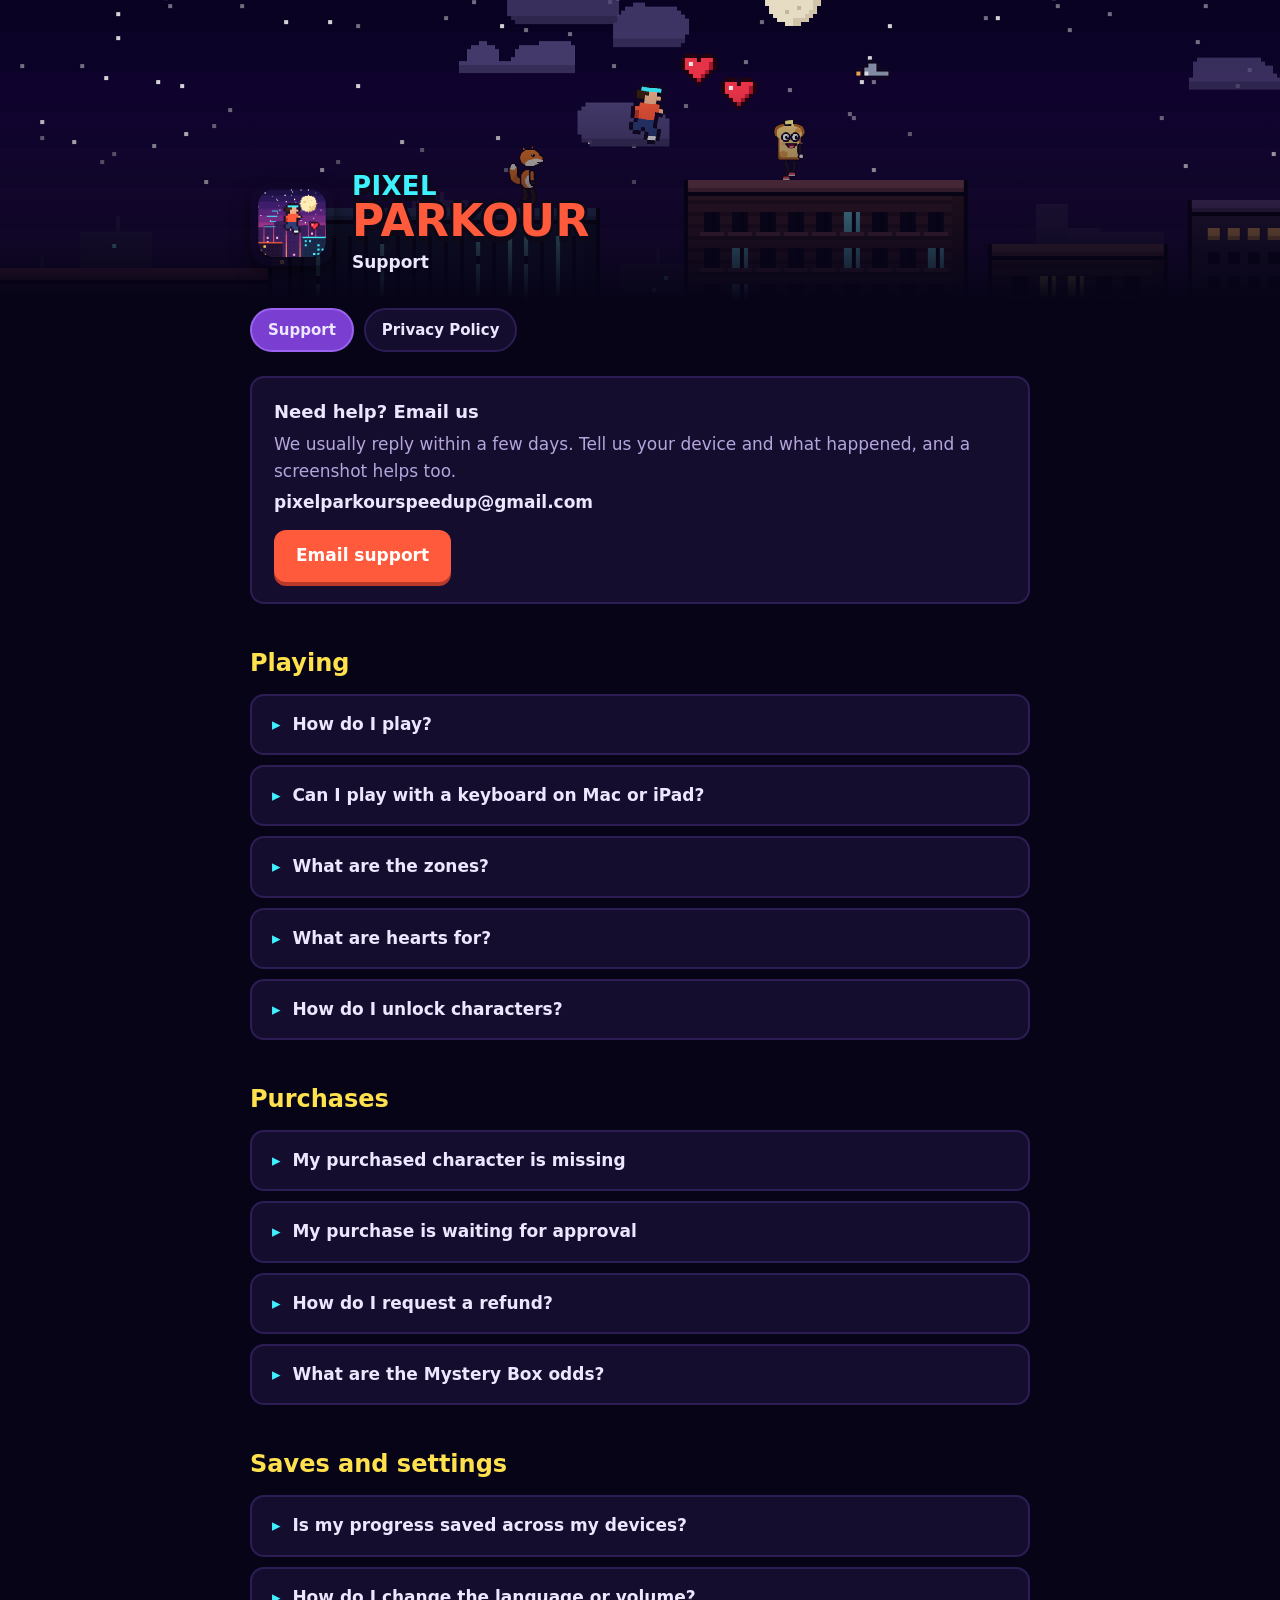
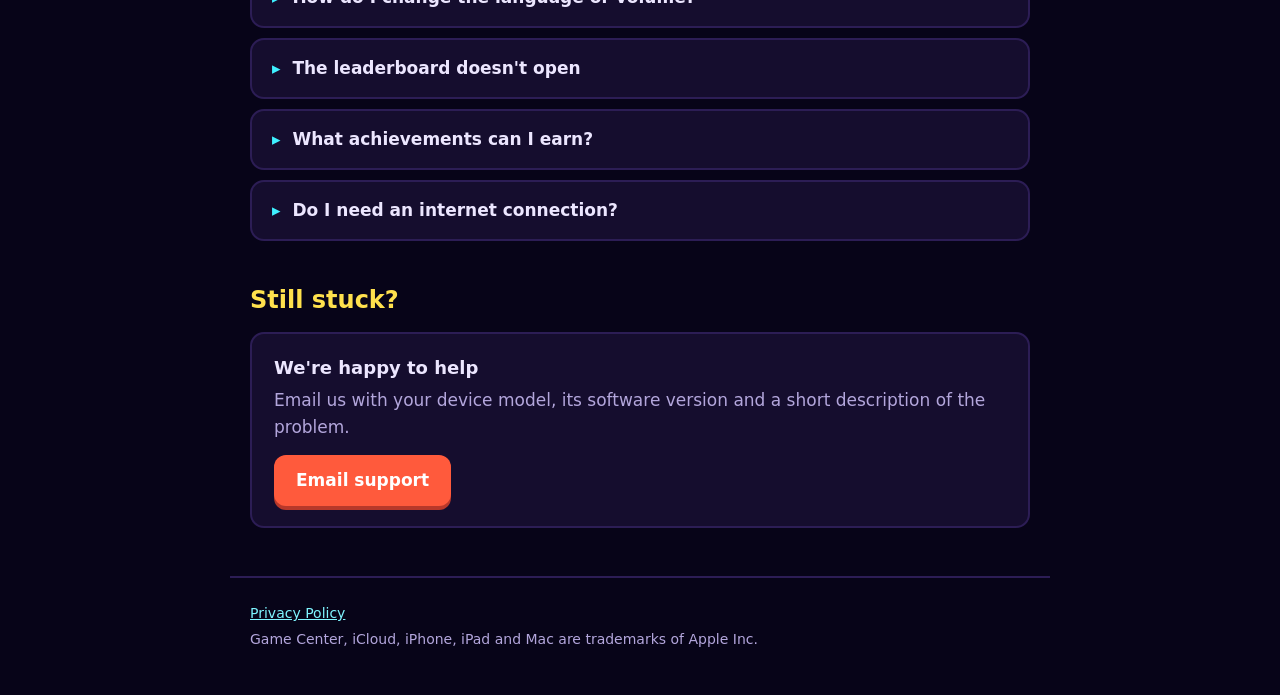
<file: index.html>
<!doctype html>
<html lang="en">
<head>
  <meta charset="utf-8">
  <meta name="viewport" content="width=device-width, initial-scale=1">
  <title>Pixel Parkour Support</title>
  <meta name="description" content="Help and contact for Pixel Parkour, the one-tap rooftop runner for iPhone, iPad and Mac.">
  <meta name="color-scheme" content="dark">
  <link rel="icon" type="image/png" href="images/favicon.png">
  <link rel="apple-touch-icon" href="images/icon.png">
  <link rel="stylesheet" href="style.css">
</head>
<body>
  <header class="hero">
    <div class="hero-inner">
      <img src="images/icon.png" alt="" width="84" height="84">
      <div>
        <h1 class="title"><span class="pixel">PIXEL</span><span class="parkour">PARKOUR</span></h1>
        <p class="subtitle">Support</p>
      </div>
    </div>
  </header>

  <main>
    <nav class="tabs" aria-label="Pages">
      <a href="index.html" aria-current="page">Support</a>
      <a href="privacy.html">Privacy Policy</a>
    </nav>

    <section class="card contact" aria-labelledby="contact-title">
      <div>
        <h3 id="contact-title">Need help? Email us</h3>
        <p>We usually reply within a few days. Tell us your device and what happened, and a screenshot helps too.</p>
        <p><strong>pixelparkourspeedup@gmail.com</strong></p>
      </div>
      <a class="button" href="mailto:pixelparkourspeedup@gmail.com?subject=Pixel%20Parkour%20support">Email support</a>
    </section>

    <h2>Playing</h2>
    <details>
      <summary>How do I play?</summary>
      <p>Tap anywhere to jump. Tap again while in the air to jump higher. You can jump up to three times before you land.
        Run from rooftop to rooftop and avoid antennas, power lines, drones, birds, steam, stones and UFO lasers.
        To practise every obstacle, tap <strong>Tutorial</strong> on the title screen.</p>
    </details>
    <details>
      <summary>Can I play with a keyboard on Mac or iPad?</summary>
      <p>Yes. Press <strong>Space</strong> to jump, start a run or retry, and <strong>Escape</strong> to go back or close a page.
        In the Store, the <strong>left and right arrow keys</strong> pick the previous or next character.</p>
    </details>
    <details>
      <summary>What are the zones?</summary>
      <p>The city changes every 500m: Downtown, Construction Site, UFO Invasion and Storm, then it loops.
        Each zone brings its own hazards, and every 500m you get a long, safe rooftop to take a breather.</p>
    </details>
    <details>
      <summary>What are hearts for?</summary>
      <p>When you crash, you can spend hearts to revive and keep your run going. Each revive in the same run costs one
        more heart than the last. Collect hearts on rooftops while you run, or get them in the Store.
        Hearts you buy are saved for later.</p>
    </details>
    <details>
      <summary>How do I unlock characters?</summary>
      <ul>
        <li>Six characters are free from the start.</li>
        <li>Reach <strong>1,000m in a single run</strong> to earn a free unlock, then spend it on any locked character in the Store.
          Each free unlock after that needs 500m more: 1,500m for the second, 2,000m for the third, and so on. The Store
          shows the distance you need next.</li>
        <li>You can also unlock a character in the Store with an in-app purchase.</li>
      </ul>
      <p>Each unlockable character has a special skill, shown in the Store when you pick them.</p>
    </details>

    <h2>Purchases</h2>
    <details>
      <summary>My purchased character is missing</summary>
      <p>Open <strong>Settings</strong> in the game and tap <strong>Restore Purchases</strong>. Make sure you're signed in with
        the same Apple Account you used to buy it. Characters you buy are linked to your Apple Account, so they come back
        on any of your devices.</p>
    </details>
    <details>
      <summary>My purchase is waiting for approval</summary>
      <p>If Ask to Buy is on for your account, a family organizer needs to approve the purchase. Once it's approved,
        the item is added to the game automatically.</p>
    </details>
    <details>
      <summary>How do I request a refund?</summary>
      <p>Purchases are made through Apple, so refunds are handled by Apple. Visit
        <a href="https://reportaproblem.apple.com" rel="noopener">reportaproblem.apple.com</a>, sign in, and choose the purchase.</p>
    </details>
    <details>
      <summary>What are the Mystery Box odds?</summary>
      <p>The Store shows the odds next to the Mystery Box before you buy it. Every box contains hearts within the range
        shown on its button.</p>
    </details>

    <h2>Saves and settings</h2>
    <details>
      <summary>Is my progress saved across my devices?</summary>
      <p>Yes, when you're signed in to iCloud. Your best score, unused hearts, free unlocks and characters unlocked for
        free sync across your iPhone, iPad and Mac. Changes usually arrive within a minute or two.</p>
      <p><strong>Important:</strong> if you delete this game's data from iCloud, unused hearts and characters unlocked for
        free are removed. Characters you bought can always be brought back with Restore Purchases.</p>
    </details>
    <details>
      <summary>How do I change the language or volume?</summary>
      <p>Open <strong>Settings</strong> on the title screen. Drag the Music and Sound sliders to set the volume, or tap
        them to switch sound on or off. Tap <strong>Language</strong> to choose a language, or pick Auto to follow your
        device. The game is available in English, Spanish, French, German, Japanese, Korean and Chinese
        (Simplified and Traditional).</p>
    </details>
    <details>
      <summary>The leaderboard doesn't open</summary>
      <p>The leaderboard uses Game Center. Sign in to Game Center in your device's Settings app, then open the game again.</p>
    </details>
    <details>
      <summary>What achievements can I earn?</summary>
      <p>Game Center achievements mark your longest runs: 100m, 500m, then every 1,000m up to 10,000m in a single run.
        Sign in to Game Center to earn them. Distances you reached before signing in are added the next time you
        open the game while signed in.</p>
    </details>
    <details>
      <summary>Do I need an internet connection?</summary>
      <p>No. You can play offline. An internet connection is only needed for the Store, the leaderboard and syncing with iCloud.</p>
    </details>

    <h2>Still stuck?</h2>
    <section class="card contact" aria-label="Contact">
      <div>
        <h3>We're happy to help</h3>
        <p>Email us with your device model, its software version and a short description of the problem.</p>
      </div>
      <a class="button" href="mailto:pixelparkourspeedup@gmail.com?subject=Pixel%20Parkour%20support">Email support</a>
    </section>
  </main>

  <footer>
    <p><a href="privacy.html">Privacy Policy</a></p>
    <p>Game Center, iCloud, iPhone, iPad and Mac are trademarks of Apple Inc.</p>
  </footer>
</body>
</html>
</file>
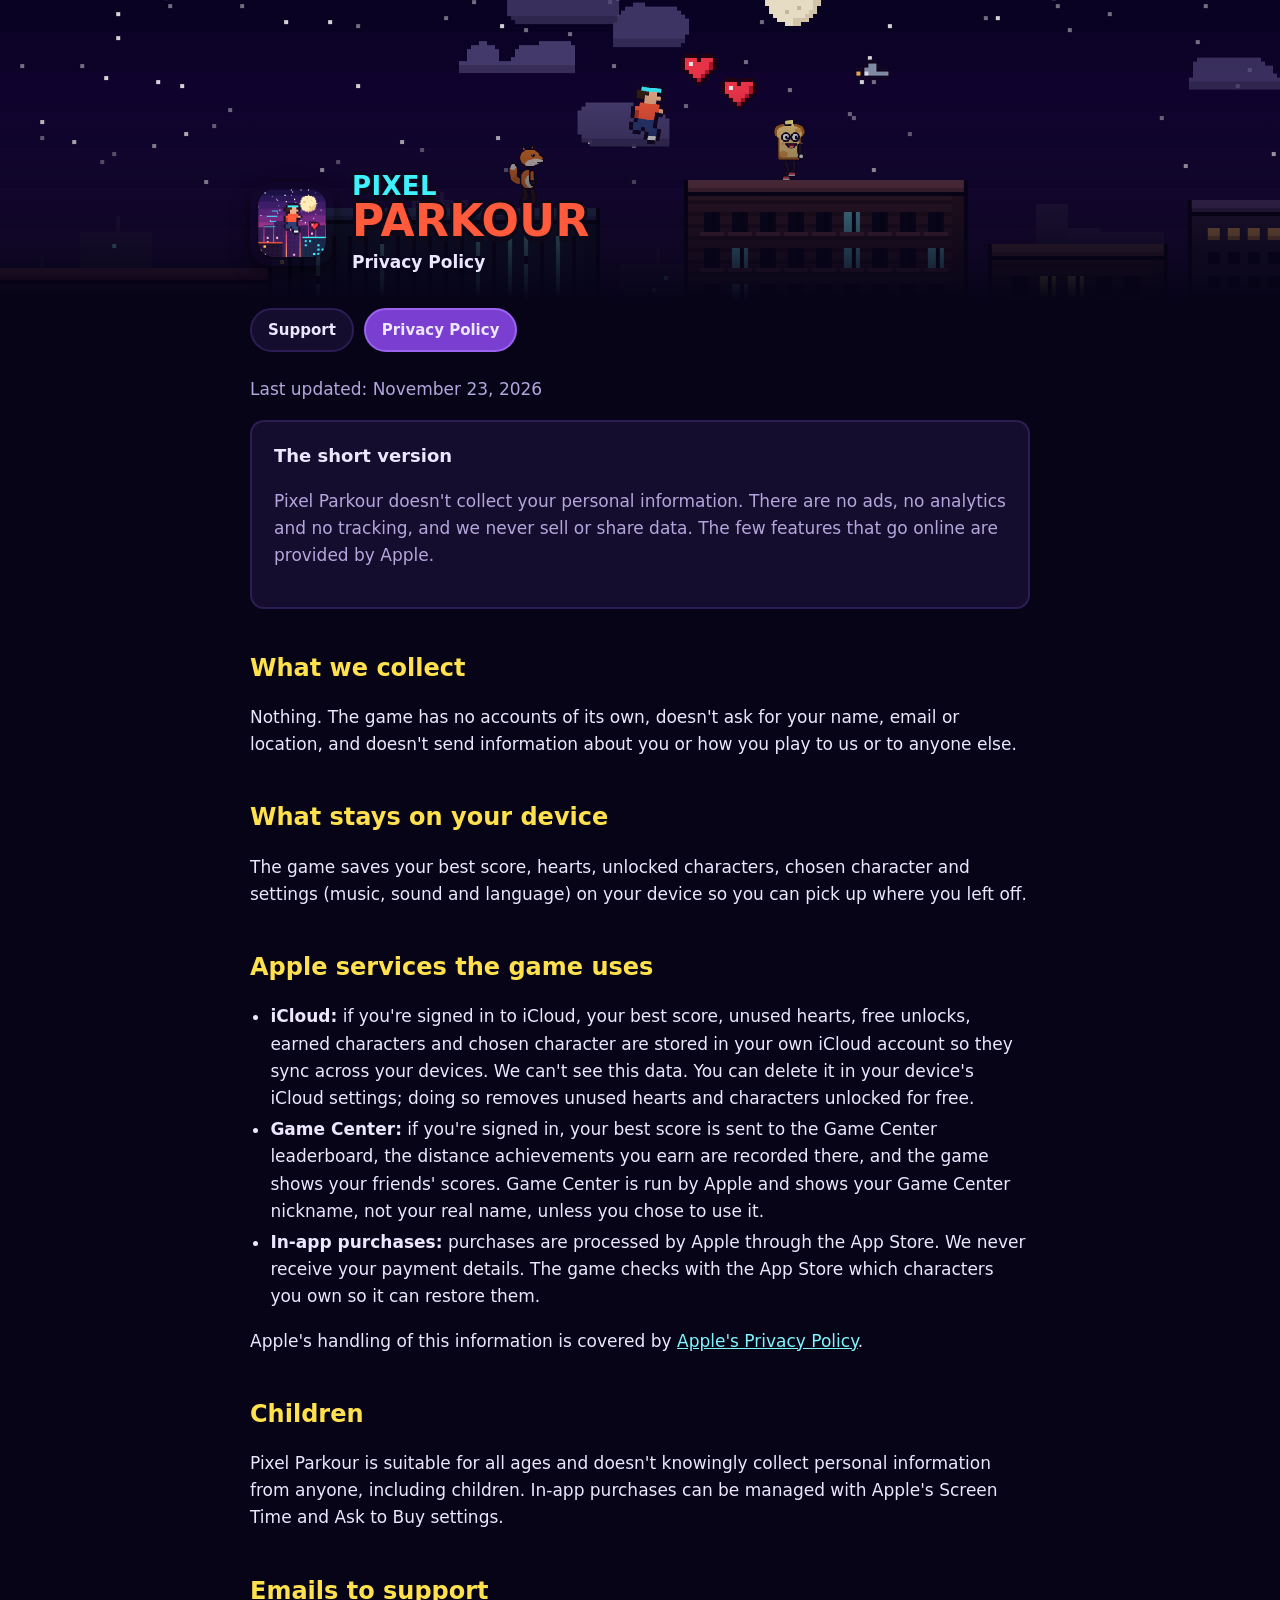
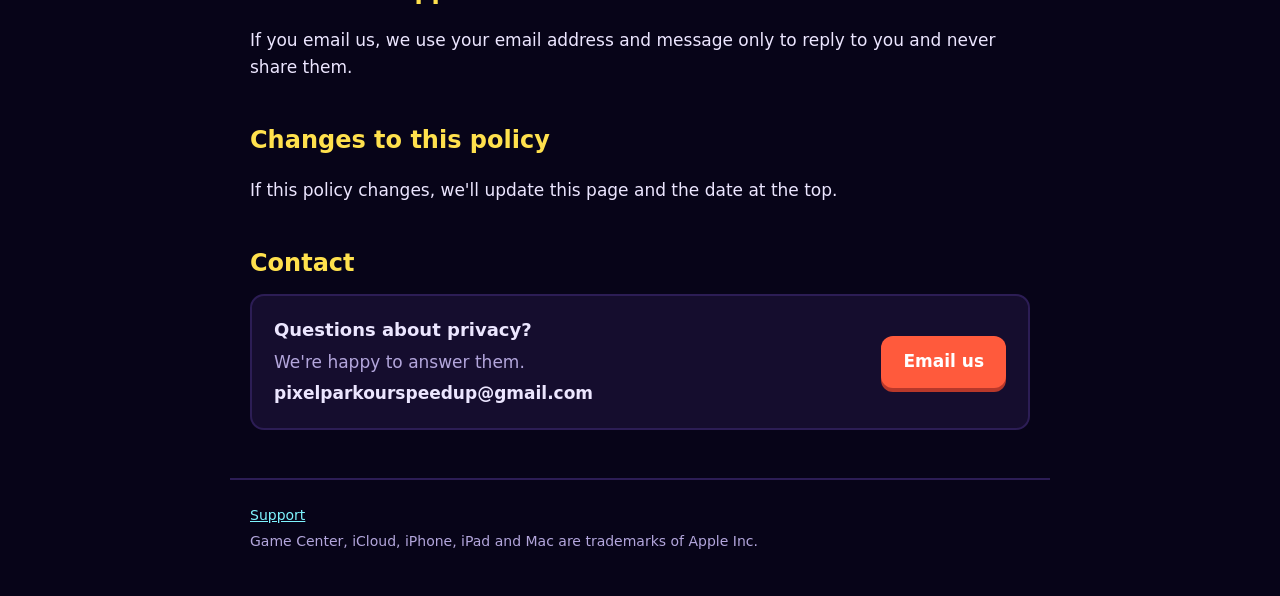
<file: privacy.html>
<!doctype html>
<html lang="en">
<head>
  <meta charset="utf-8">
  <meta name="viewport" content="width=device-width, initial-scale=1">
  <title>Pixel Parkour Privacy</title>
  <meta name="description" content="Privacy policy for Pixel Parkour.">
  <meta name="color-scheme" content="dark">
  <link rel="icon" type="image/png" href="images/favicon.png">
  <link rel="apple-touch-icon" href="images/icon.png">
  <link rel="stylesheet" href="style.css">
</head>
<body>
  <header class="hero">
    <div class="hero-inner">
      <img src="images/icon.png" alt="" width="84" height="84">
      <div>
        <h1 class="title"><span class="pixel">PIXEL</span><span class="parkour">PARKOUR</span></h1>
        <p class="subtitle">Privacy Policy</p>
      </div>
    </div>
  </header>

  <main>
    <nav class="tabs" aria-label="Pages">
      <a href="index.html">Support</a>
      <a href="privacy.html" aria-current="page">Privacy Policy</a>
    </nav>

    <p class="muted">Last updated: November 23, 2026</p>

    <section class="card">
      <h3>The short version</h3>
      <p class="muted">Pixel Parkour doesn't collect your personal information. There are no ads, no analytics and no
        tracking, and we never sell or share data. The few features that go online are provided by Apple.</p>
    </section>

    <h2>What we collect</h2>
    <p>Nothing. The game has no accounts of its own, doesn't ask for your name, email or location, and doesn't send
      information about you or how you play to us or to anyone else.</p>

    <h2>What stays on your device</h2>
    <p>The game saves your best score, hearts, unlocked characters, chosen character and settings (music, sound and
      language) on your device so you can pick up where you left off.</p>

    <h2>Apple services the game uses</h2>
    <ul>
      <li><strong>iCloud:</strong> if you're signed in to iCloud, your best score, unused hearts, free unlocks, earned
        characters and chosen character are stored in your own iCloud account so they sync across your devices. We can't
        see this data. You can delete it in your device's iCloud settings; doing so removes unused hearts and characters
        unlocked for free.</li>
      <li><strong>Game Center:</strong> if you're signed in, your best score is sent to the Game Center leaderboard,
        the distance achievements you earn are recorded there, and the game shows your friends' scores. Game Center is run by Apple and shows your Game Center nickname, not your
        real name, unless you chose to use it.</li>
      <li><strong>In-app purchases:</strong> purchases are processed by Apple through the App Store. We never receive
        your payment details. The game checks with the App Store which characters you own so it can restore them.</li>
    </ul>
    <p>Apple's handling of this information is covered by
      <a href="https://www.apple.com/legal/privacy/" rel="noopener">Apple's Privacy Policy</a>.</p>

    <h2>Children</h2>
    <p>Pixel Parkour is suitable for all ages and doesn't knowingly collect personal information from anyone,
      including children. In-app purchases can be managed with Apple's Screen Time and Ask to Buy settings.</p>

    <h2>Emails to support</h2>
    <p>If you email us, we use your email address and message only to reply to you and never share them.</p>

    <h2>Changes to this policy</h2>
    <p>If this policy changes, we'll update this page and the date at the top.</p>

    <h2>Contact</h2>
    <section class="card contact" aria-label="Contact">
      <div>
        <h3>Questions about privacy?</h3>
        <p>We're happy to answer them.</p>
        <p><strong>pixelparkourspeedup@gmail.com</strong></p>
      </div>
      <a class="button" href="mailto:pixelparkourspeedup@gmail.com?subject=Pixel%20Parkour%20privacy">Email us</a>
    </section>
  </main>

  <footer>
    <p><a href="index.html">Support</a></p>
    <p>Game Center, iCloud, iPhone, iPad and Mac are trademarks of Apple Inc.</p>
  </footer>
</body>
</html>
</file>
<file: style.css>
:root {
  --night: #070418;
  --panel: #150d2e;
  --panel-edge: #2c1d55;
  --ink: #0e0918;
  --text: #ece6ff;
  --muted: #b3a6dc;
  --cyan: #3ff0ff;
  --coral: #ff5a3c;
  --gold: #ffe14d;
  --link: #7ff5ff;
  --radius: 14px;
  --font: ui-rounded, "SF Pro Rounded", system-ui, -apple-system, "Segoe UI", sans-serif;
}

* { box-sizing: border-box; }

html { -webkit-text-size-adjust: 100%; }

body {
  margin: 0;
  background: var(--night);
  color: var(--text);
  font-family: var(--font);
  font-size: 17px;
  line-height: 1.6;
}

a { color: var(--link); }
a:hover { color: var(--gold); }

.hero {
  position: relative;
  min-height: 300px;
  background: var(--night) url("images/header.png") center / cover no-repeat;
  image-rendering: pixelated;
  display: flex;
  align-items: flex-end;
}

.hero::after {
  content: "";
  position: absolute;
  inset: 0;
  background: linear-gradient(to bottom, rgba(7, 4, 24, 0.1) 30%, var(--night));
}

.hero-inner, main, footer {
  width: 100%;
  max-width: 820px;
  margin: 0 auto;
  padding: 0 20px;
}

.hero-inner {
  position: relative;
  z-index: 1;
  display: flex;
  align-items: center;
  gap: 18px;
  padding-bottom: 24px;
}

.hero-inner img {
  width: 84px;
  height: 84px;
  border-radius: 20px;
  box-shadow: 0 6px 18px rgba(0, 0, 0, 0.5);
  image-rendering: auto;
}

.title {
  margin: 0;
  font-weight: 900;
  line-height: 1;
  letter-spacing: 0.01em;
  text-shadow: 0 3px 0 var(--ink), 3px 0 0 var(--ink), -3px 0 0 var(--ink), 0 -3px 0 var(--ink), 0 6px 0 var(--ink);
}

.title .pixel { display: block; color: var(--cyan); font-size: 26px; }
.title .parkour { display: block; color: var(--coral); font-size: 44px; }

.subtitle { margin: 6px 0 0; color: var(--text); font-weight: 700; text-shadow: 0 2px 4px var(--night); }

nav.tabs {
  display: flex;
  gap: 10px;
  flex-wrap: wrap;
  margin: 8px 0 24px;
}

nav.tabs a {
  padding: 8px 16px;
  border-radius: 999px;
  background: var(--panel);
  border: 2px solid var(--panel-edge);
  color: var(--text);
  text-decoration: none;
  font-weight: 800;
  font-size: 15px;
}

nav.tabs a[aria-current="page"] { background: #7a3fd1; border-color: #9a63f0; }

h2 {
  margin: 40px 0 12px;
  color: var(--gold);
  font-size: 24px;
  font-weight: 900;
}

h3 { margin: 0; font-size: 18px; font-weight: 800; }

.card {
  background: var(--panel);
  border: 2px solid var(--panel-edge);
  border-radius: var(--radius);
  padding: 20px 22px;
  margin: 0 0 14px;
}

.contact {
  display: flex;
  flex-wrap: wrap;
  align-items: center;
  justify-content: space-between;
  gap: 14px;
}

.contact p { margin: 4px 0 0; color: var(--muted); }

.button {
  display: inline-block;
  padding: 12px 22px;
  border-radius: 12px;
  background: var(--coral);
  color: #fff;
  font-weight: 900;
  text-decoration: none;
  box-shadow: 0 4px 0 #b8382a;
  overflow-wrap: anywhere;
}

.button:hover { color: #fff; filter: brightness(1.08); }

details {
  background: var(--panel);
  border: 2px solid var(--panel-edge);
  border-radius: var(--radius);
  margin: 0 0 10px;
  padding: 0 20px;
}

details[open] { border-color: #4a3585; }

summary {
  cursor: pointer;
  padding: 15px 0;
  font-weight: 800;
  list-style: none;
}

summary::-webkit-details-marker { display: none; }
summary::before { content: "▸"; display: inline-block; width: 1.2em; color: var(--cyan); transition: transform 0.15s; }
details[open] summary::before { transform: rotate(90deg); }

details > :not(summary) { margin-top: 0; color: var(--muted); }
details > :last-child { padding-bottom: 16px; margin-bottom: 0; }

ul { padding-left: 1.2em; }
li { margin: 4px 0; }
strong { color: var(--text); }

.muted { color: var(--muted); }

footer {
  margin-top: 48px;
  padding-top: 20px;
  padding-bottom: 40px;
  border-top: 2px solid var(--panel-edge);
  color: var(--muted);
  font-size: 14px;
}

footer p { margin: 4px 0; }

@media (max-width: 520px) {
  body { font-size: 16px; }
  .hero { min-height: 220px; }
  .hero-inner img { width: 64px; height: 64px; border-radius: 15px; }
  .title .pixel { font-size: 20px; }
  .title .parkour { font-size: 34px; }
  .contact .button { width: 100%; text-align: center; }
}
</file>
